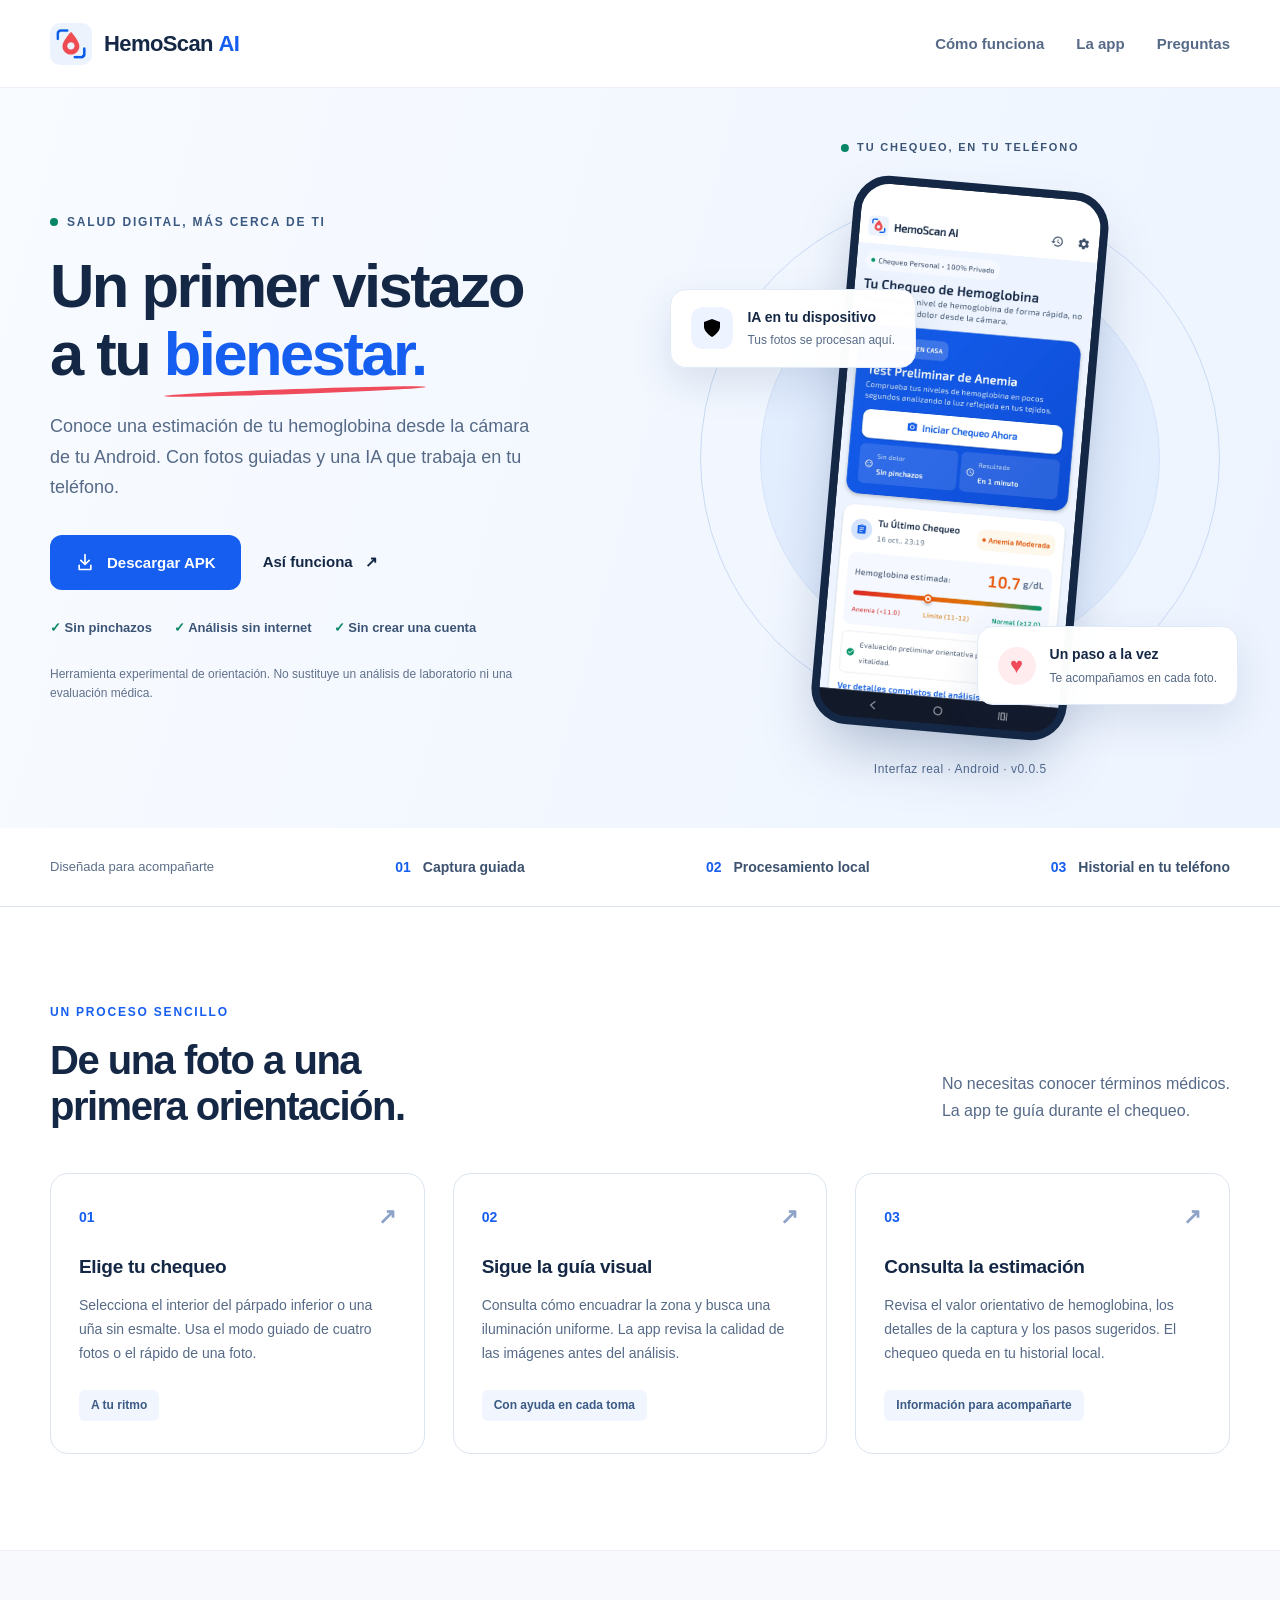
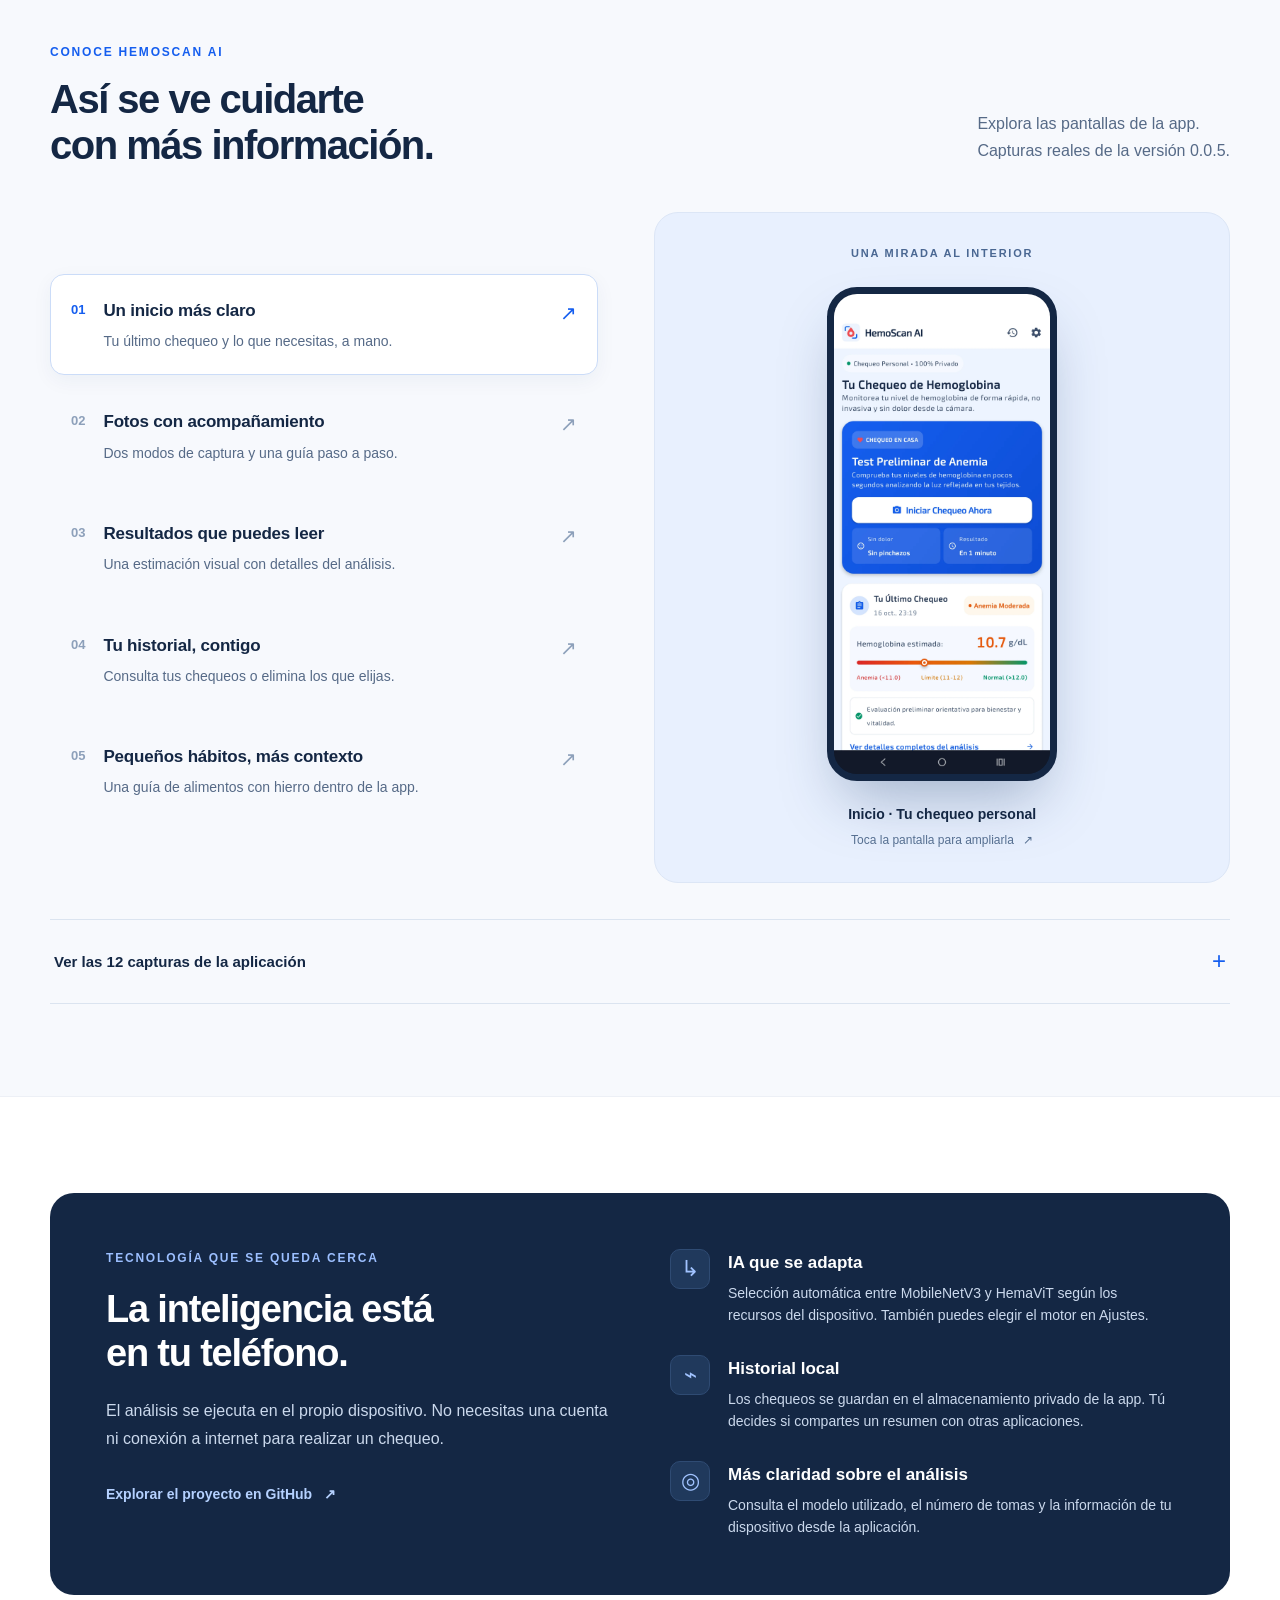
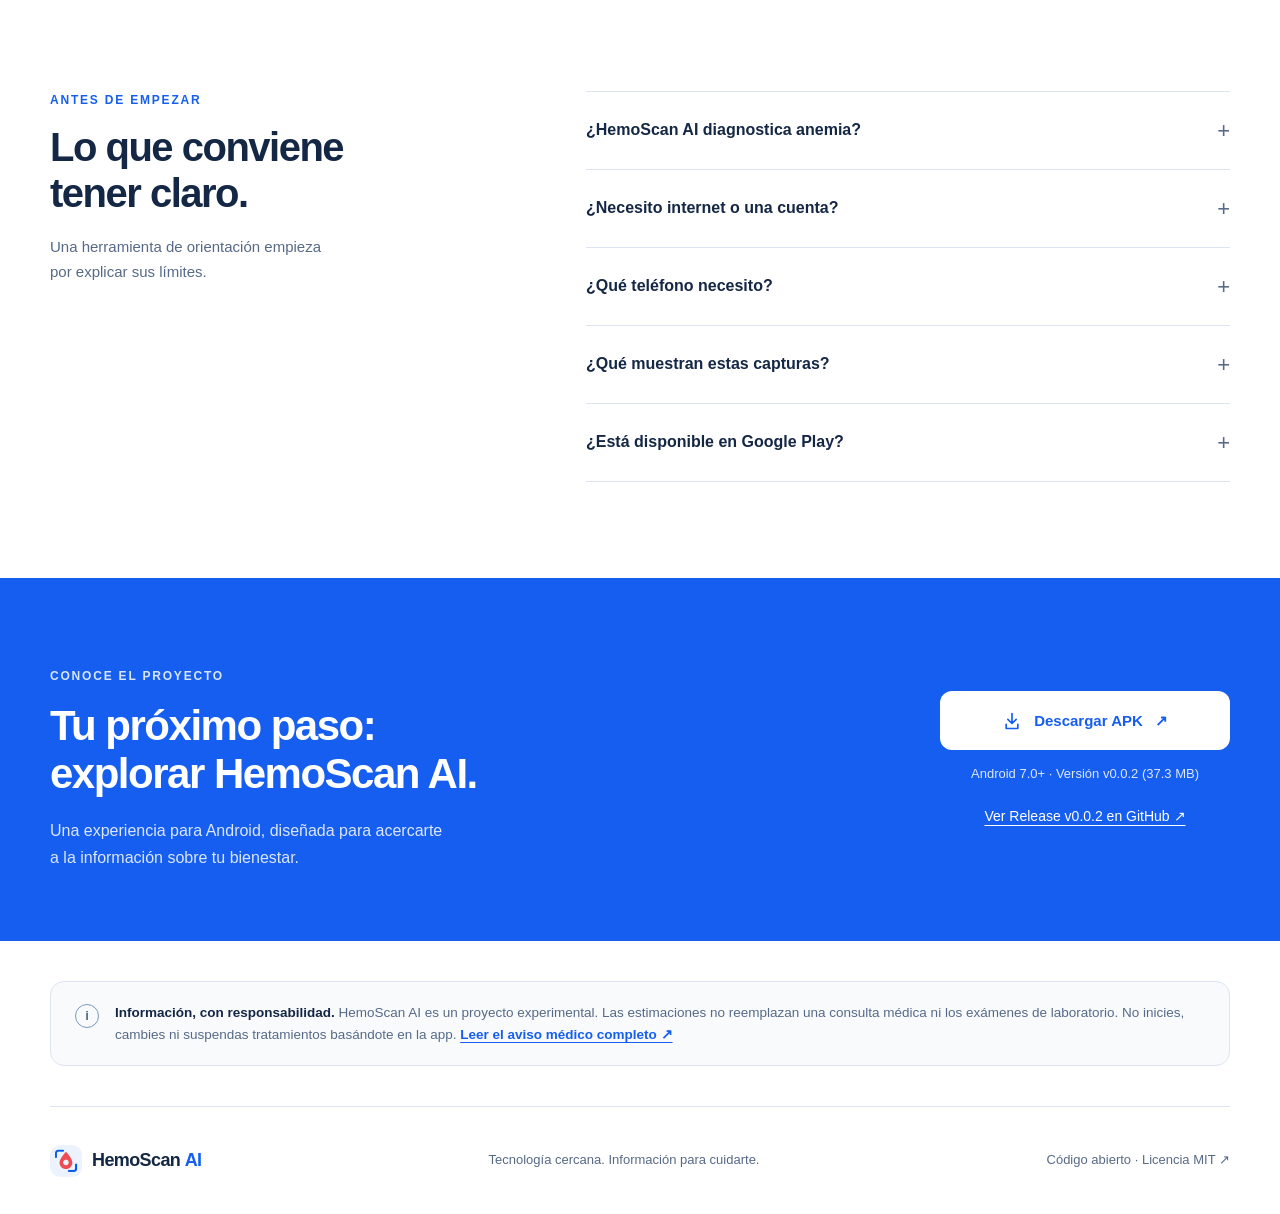
<file: landing/index.html>
<!doctype html>
<html lang="es">
<head>
  <meta charset="utf-8">
  <meta name="viewport" content="width=device-width, initial-scale=1">
  <meta name="theme-color" content="#155eef">
  <meta name="description" content="Conoce HemoScan AI: una app experimental para Android que estima la hemoglobina a partir de fotografías, con procesamiento local y capturas guiadas.">
  <title>HemoScan AI · Un primer vistazo a tu bienestar</title>
  <link rel="icon" href="assets/app-icon.webp" type="image/webp">
  <link rel="stylesheet" href="styles.css">
  <script src="app.js" defer></script>
</head>
<body>
  <a class="skip-link" href="#contenido">Ir al contenido</a>
  <header class="header">
    <div class="container nav">
      <a class="brand" href="#inicio" aria-label="HemoScan AI, inicio"><img src="assets/app-icon.webp" width="42" height="42" alt=""><span>HemoScan <b>AI</b></span></a>
      <nav aria-label="Navegación principal">
        <a href="#como-funciona">Cómo funciona</a>
        <a href="#app">La app</a>
        <a href="#preguntas">Preguntas</a>
      </nav>
    </div>
  </header>

  <main id="contenido">
    <section class="hero" id="inicio" aria-labelledby="hero-title">
      <div class="container hero-grid">
        <div class="hero-copy">
          <div class="eyebrow"><span class="status-dot"></span> SALUD DIGITAL, MÁS CERCA DE TI</div>
          <h1 id="hero-title">Un primer vistazo<br>a tu <span>bienestar.</span></h1>
          <p class="hero-description">Conoce una estimación de tu hemoglobina desde la cámara de tu Android. Con fotos guiadas y una IA que trabaja en tu teléfono.</p>
          <div class="hero-actions"><a class="button" href="https://github.com/cmaquera/HemoScan/releases/download/v0.0.2/HemoScan-AI-v0.0.2.apk" download><svg aria-hidden="true" viewBox="0 0 24 24"><path d="M12 3v12m-5-5 5 5 5-5M5 16v5h14v-5"/></svg>Descargar APK</a><a class="text-link" href="#como-funciona">Así funciona <span aria-hidden="true">↗</span></a></div>
          <div class="hero-benefits"><span>✓ Sin pinchazos</span><span>✓ Análisis sin internet</span><span>✓ Sin crear una cuenta</span></div>
          <p class="medical-note">Herramienta experimental de orientación. No sustituye un análisis de laboratorio ni una evaluación médica.</p>
        </div>
        <div class="hero-visual">
          <div class="orbit orbit-one" aria-hidden="true"></div><div class="orbit orbit-two" aria-hidden="true"></div>
          <div class="visual-label"><span class="status-dot"></span> TU CHEQUEO, EN TU TELÉFONO</div>
          <button class="phone hero-phone" type="button" data-screen="0" aria-label="Ampliar captura de la pantalla de inicio"><img src="assets/01-home-dashboard.webp" width="1220" height="2712" alt="Inicio de HemoScan AI con el botón para iniciar un chequeo y el resumen del último resultado" fetchpriority="high"></button>
          <div class="floating-card local-card"><span class="icon-box"><svg aria-hidden="true" viewBox="0 0 24 24"><path d="m12 3 8 3v5c0 5-8 10-8 10S4 16 4 11V6l8-3Z"/><path d="m8 11 3 3 5-6"/></svg></span><div><strong>IA en tu dispositivo</strong><span>Tus fotos se procesan aquí.</span></div></div>
          <div class="floating-card guide-card"><span class="coral-dot" aria-hidden="true">♥</span><div><strong>Un paso a la vez</strong><span>Te acompañamos en cada foto.</span></div></div>
          <span class="screenshot-caption">Interfaz real · Android · v0.0.5</span>
        </div>
      </div>
    </section>

    <div class="trust-strip"><div class="container trust-content"><span>Diseñada para acompañarte</span><span><b>01</b> Captura guiada</span><span><b>02</b> Procesamiento local</span><span><b>03</b> Historial en tu teléfono</span></div></div>

    <section class="section container" id="como-funciona" aria-labelledby="steps-title">
      <div class="section-heading"><div><p class="eyebrow">UN PROCESO SENCILLO</p><h2 id="steps-title">De una foto a una<br>primera orientación.</h2></div><p>No necesitas conocer términos médicos.<br>La app te guía durante el chequeo.</p></div>
      <div class="steps">
        <article class="step"><span class="step-number">01 <span aria-hidden="true">↗</span></span><h3>Elige tu chequeo</h3><p>Selecciona el interior del párpado inferior o una uña sin esmalte. Usa el modo guiado de cuatro fotos o el rápido de una foto.</p><span class="step-tag">A tu ritmo</span></article>
        <article class="step"><span class="step-number">02 <span aria-hidden="true">↗</span></span><h3>Sigue la guía visual</h3><p>Consulta cómo encuadrar la zona y busca una iluminación uniforme. La app revisa la calidad de las imágenes antes del análisis.</p><span class="step-tag">Con ayuda en cada toma</span></article>
        <article class="step"><span class="step-number">03 <span aria-hidden="true">↗</span></span><h3>Consulta la estimación</h3><p>Revisa el valor orientativo de hemoglobina, los detalles de la captura y los pasos sugeridos. El chequeo queda en tu historial local.</p><span class="step-tag">Información para acompañarte</span></article>
      </div>
    </section>

    <section class="app-section" id="app" aria-labelledby="app-title">
      <div class="container">
        <div class="section-heading"><div><p class="eyebrow">CONOCE HEMOSCAN AI</p><h2 id="app-title">Así se ve cuidarte<br>con más información.</h2></div><p>Explora las pantallas de la app.<br>Capturas reales de la versión 0.0.5.</p></div>
        <div class="app-explorer">
          <div class="feature-list" role="group" aria-label="Explorar funciones de la aplicación">
            <button class="feature active" type="button" data-feature="0" aria-pressed="true"><span class="feature-index">01</span><span><strong>Un inicio más claro</strong><span>Tu último chequeo y lo que necesitas, a mano.</span></span><span class="feature-arrow" aria-hidden="true">↗</span></button>
            <button class="feature" type="button" data-feature="4" aria-pressed="false"><span class="feature-index">02</span><span><strong>Fotos con acompañamiento</strong><span>Dos modos de captura y una guía paso a paso.</span></span><span class="feature-arrow" aria-hidden="true">↗</span></button>
            <button class="feature" type="button" data-feature="6" aria-pressed="false"><span class="feature-index">03</span><span><strong>Resultados que puedes leer</strong><span>Una estimación visual con detalles del análisis.</span></span><span class="feature-arrow" aria-hidden="true">↗</span></button>
            <button class="feature" type="button" data-feature="8" aria-pressed="false"><span class="feature-index">04</span><span><strong>Tu historial, contigo</strong><span>Consulta tus chequeos o elimina los que elijas.</span></span><span class="feature-arrow" aria-hidden="true">↗</span></button>
            <button class="feature" type="button" data-feature="3" aria-pressed="false"><span class="feature-index">05</span><span><strong>Pequeños hábitos, más contexto</strong><span>Una guía de alimentos con hierro dentro de la app.</span></span><span class="feature-arrow" aria-hidden="true">↗</span></button>
          </div>
          <div class="feature-preview">
            <span class="preview-pill">UNA MIRADA AL INTERIOR</span>
            <button class="phone preview-phone" type="button" data-screen="0" id="preview-button" aria-label="Ampliar captura de Inicio"><img id="preview-image" src="assets/01-home-dashboard.webp" width="1220" height="2712" alt="Pantalla de inicio de HemoScan AI" loading="lazy"></button>
            <p id="preview-caption" aria-live="polite">Inicio · Tu chequeo personal</p><span class="preview-hint">Toca la pantalla para ampliarla <span aria-hidden="true">↗</span></span>
          </div>
        </div>
        <details class="gallery-details"><summary>Ver las 12 capturas de la aplicación <span aria-hidden="true">+</span></summary><div class="gallery" id="gallery"></div></details>
      </div>
    </section>

    <section class="section container" aria-labelledby="privacy-title">
      <div class="privacy-panel">
        <div class="privacy-copy"><p class="eyebrow">TECNOLOGÍA QUE SE QUEDA CERCA</p><h2 id="privacy-title">La inteligencia está<br>en tu teléfono.</h2><p>El análisis se ejecuta en el propio dispositivo. No necesitas una cuenta ni conexión a internet para realizar un chequeo.</p><a class="text-link" href="https://github.com/cmaquera/HemoScan" target="_blank" rel="noopener noreferrer">Explorar el proyecto en GitHub <span aria-hidden="true">↗</span></a></div>
        <div class="privacy-facts"><div><span class="fact-symbol" aria-hidden="true">↳</span><div><h3>IA que se adapta</h3><p>Selección automática entre MobileNetV3 y HemaViT según los recursos del dispositivo. También puedes elegir el motor en Ajustes.</p></div></div><div><span class="fact-symbol" aria-hidden="true">⌁</span><div><h3>Historial local</h3><p>Los chequeos se guardan en el almacenamiento privado de la app. Tú decides si compartes un resumen con otras aplicaciones.</p></div></div><div><span class="fact-symbol" aria-hidden="true">◎</span><div><h3>Más claridad sobre el análisis</h3><p>Consulta el modelo utilizado, el número de tomas y la información de tu dispositivo desde la aplicación.</p></div></div></div>
      </div>
    </section>

    <section class="section faq-section container" id="preguntas" aria-labelledby="faq-title">
      <div><p class="eyebrow">ANTES DE EMPEZAR</p><h2 id="faq-title">Lo que conviene<br>tener claro.</h2><p class="faq-intro">Una herramienta de orientación empieza por explicar sus límites.</p></div>
      <div class="faq-list">
        <details><summary>¿HemoScan AI diagnostica anemia?<span aria-hidden="true">+</span></summary><p>No. Es una herramienta experimental de cribado preliminar. Sus estimaciones no constituyen un diagnóstico y no sustituyen un hemograma ni una evaluación profesional. No es un dispositivo médico certificado.</p></details>
        <details><summary>¿Necesito internet o una cuenta?<span aria-hidden="true">+</span></summary><p>No para realizar el análisis y consultar el historial. Los modelos y el procesamiento están en el teléfono. Compartir un resumen con otra app es una acción manual y puede depender de la conexión de esa app.</p></details>
        <details><summary>¿Qué teléfono necesito?<span aria-hidden="true">+</span></summary><p>La versión actual requiere Android 7.0 o superior. El motor automático considera la memoria RAM y los núcleos del teléfono para seleccionar el modelo. La experiencia puede variar según el dispositivo y la calidad de la captura.</p></details>
        <details><summary>¿Qué muestran estas capturas?<span aria-hidden="true">+</span></summary><p>Son pantallas reales de la versión 0.0.5. Los valores de hemoglobina y las clasificaciones que aparecen pertenecen a esas capturas de demostración; no representan una medición tuya ni garantizan un resultado.</p></details>
        <details><summary>¿Está disponible en Google Play?<span aria-hidden="true">+</span></summary><p>Este proyecto distribuye un APK oficial de prueba (versión v0.0.2). Puedes descargarlo directamente en esta página desde GitHub Releases o revisar el código fuente completo en el repositorio.</p></details>
      </div>
    </section>

    <section class="download-section" id="descargar" aria-labelledby="download-title"><div class="container download-inner"><div><p class="eyebrow">CONOCE EL PROYECTO</p><h2 id="download-title">Tu próximo paso:<br>explorar HemoScan AI.</h2><p>Una experiencia para Android, diseñada para acercarte<br>a la información sobre tu bienestar.</p></div><div class="download-actions"><a class="button button-white" href="https://github.com/cmaquera/HemoScan/releases/download/v0.0.2/HemoScan-AI-v0.0.2.apk" download><svg aria-hidden="true" viewBox="0 0 24 24"><path d="M12 3v12m-5-5 5 5 5-5M5 16v5h14v-5"/></svg>Descargar APK <span aria-hidden="true">↗</span></a><span>Android 7.0+ · Versión v0.0.2 (37.3 MB)</span><a href="https://github.com/cmaquera/HemoScan/releases/tag/v0.0.2" target="_blank" rel="noopener noreferrer">Ver Release v0.0.2 en GitHub ↗</a></div></div></section>
    <aside class="disclaimer container"><span class="disclaimer-icon" aria-hidden="true">i</span><p><strong>Información, con responsabilidad.</strong> HemoScan AI es un proyecto experimental. Las estimaciones no reemplazan una consulta médica ni los exámenes de laboratorio. No inicies, cambies ni suspendas tratamientos basándote en la app. <a href="aviso-medico.html">Leer el aviso médico completo ↗</a></p></aside>
  </main>

  <footer class="footer container"><a class="brand" href="#inicio"><img src="assets/app-icon.webp" width="32" height="32" alt=""><span>HemoScan <b>AI</b></span></a><p>Tecnología cercana. Información para cuidarte.</p><a href="documents/LICENSE.txt">Código abierto · Licencia MIT ↗</a></footer>

  <dialog id="screenshot-dialog" aria-labelledby="dialog-title"><div class="dialog-header"><div><span id="dialog-count"></span><h2 id="dialog-title">Captura de la aplicación</h2></div><button class="icon-button" id="close-dialog" type="button" aria-label="Cerrar captura">×</button></div><div class="dialog-image-wrap"><img id="dialog-image" src="assets/01-home-dashboard.webp" width="1220" height="2712" alt="Captura de HemoScan AI"></div><div class="dialog-footer"><button class="icon-button" id="previous-screen" type="button" aria-label="Captura anterior">←</button><p>Captura real · v0.0.5</p><button class="icon-button" id="next-screen" type="button" aria-label="Captura siguiente">→</button></div></dialog>
</body>
</html>
</file>
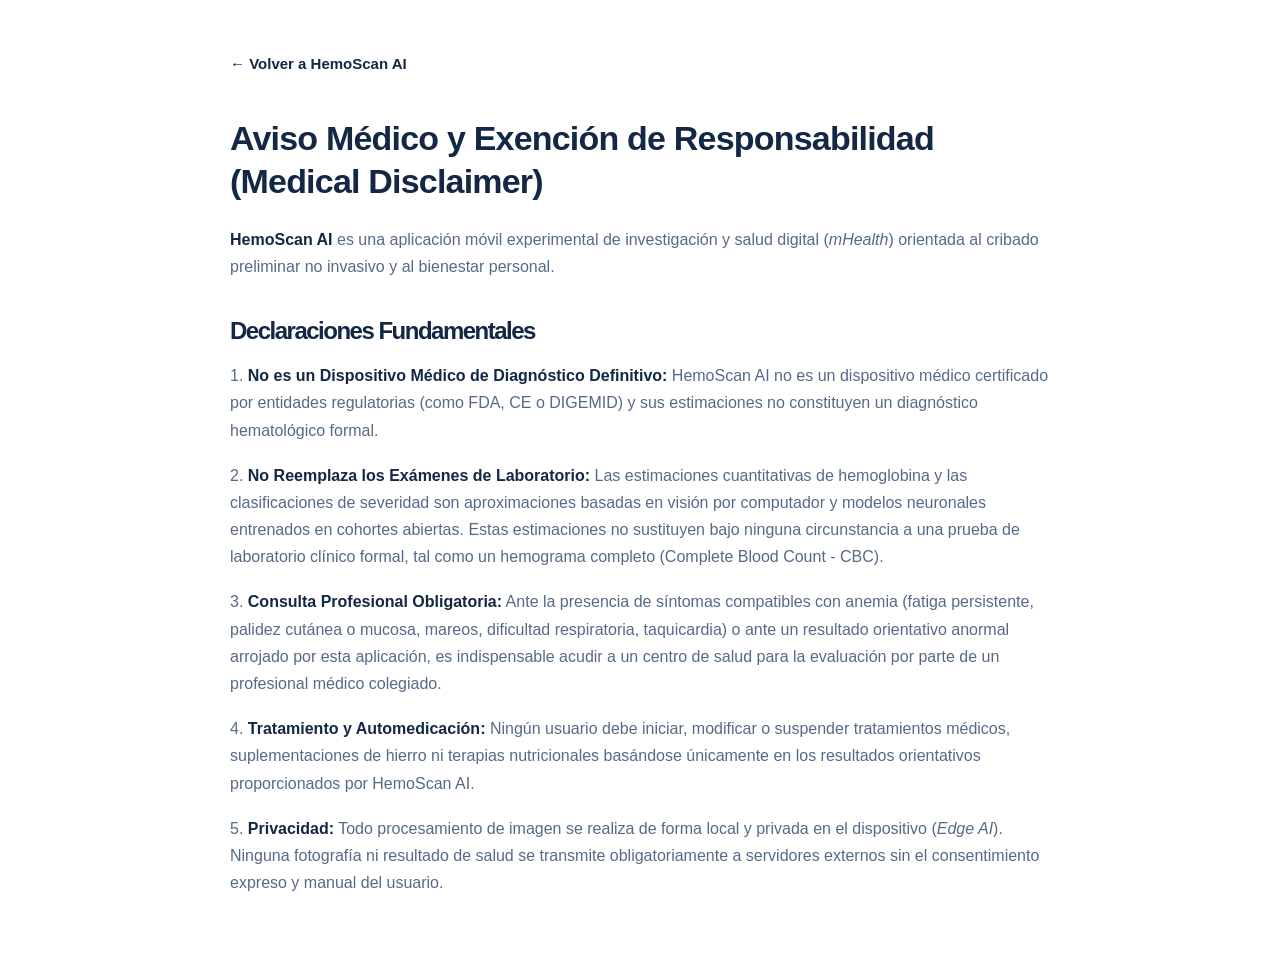
<file: landing/aviso-medico.html>
<!doctype html>
<html lang="es"><head><meta charset="utf-8"><meta name="viewport" content="width=device-width,initial-scale=1"><title>Aviso médico · HemoScan AI</title><link rel="stylesheet" href="styles.css"><link rel="icon" href="assets/app-icon.webp" type="image/webp"></head><body><main class="container legal-page"><a class="text-link" href="index.html">← Volver a HemoScan AI</a><article><h1>Aviso Médico y Exención de Responsabilidad (Medical Disclaimer)</h1>
<p><strong>HemoScan AI</strong> es una aplicación móvil experimental de investigación y salud digital (<em>mHealth</em>) orientada al cribado preliminar no invasivo y al bienestar personal.</p>
<h2>Declaraciones Fundamentales</h2>
<p>1. <strong>No es un Dispositivo Médico de Diagnóstico Definitivo:</strong>
   HemoScan AI no es un dispositivo médico certificado por entidades regulatorias (como FDA, CE o DIGEMID) y sus estimaciones no constituyen un diagnóstico hematológico formal.</p>
<p>2. <strong>No Reemplaza los Exámenes de Laboratorio:</strong>
   Las estimaciones cuantitativas de hemoglobina y las clasificaciones de severidad son aproximaciones basadas en visión por computador y modelos neuronales entrenados en cohortes abiertas. Estas estimaciones no sustituyen bajo ninguna circunstancia a una prueba de laboratorio clínico formal, tal como un hemograma completo (Complete Blood Count - CBC).</p>
<p>3. <strong>Consulta Profesional Obligatoria:</strong>
   Ante la presencia de síntomas compatibles con anemia (fatiga persistente, palidez cutánea o mucosa, mareos, dificultad respiratoria, taquicardia) o ante un resultado orientativo anormal arrojado por esta aplicación, es indispensable acudir a un centro de salud para la evaluación por parte de un profesional médico colegiado.</p>
<p>4. <strong>Tratamiento y Automedicación:</strong>
   Ningún usuario debe iniciar, modificar o suspender tratamientos médicos, suplementaciones de hierro ni terapias nutricionales basándose únicamente en los resultados orientativos proporcionados por HemoScan AI.</p>
<p>5. <strong>Privacidad:</strong>
   Todo procesamiento de imagen se realiza de forma local y privada en el dispositivo (<em>Edge AI</em>). Ninguna fotografía ni resultado de salud se transmite obligatoriamente a servidores externos sin el consentimiento expreso y manual del usuario.</p></article></main></body></html>
</file>
<file: landing/styles.css>
@charset "UTF-8";

/* ==========================================================================
   HEMOSCAN AI · LANDING 1 STYLES
   Tipografía ampliada, jerarquía limpia y lectura cómoda
   ========================================================================== */

:root {
  --blue: #155eef;
  --navy: #142744;
  --muted: #566a87;
  --light: #edf4ff;
  --line: #dbe4f0;
  --coral: #ef4b5a;
  --white: #fff;
  --green: #078566;
  --radius: 24px;
}

* {
  box-sizing: border-box;
}

html {
  scroll-behavior: smooth;
  scroll-padding-top: 105px;
}

body {
  margin: 0;
  color: var(--navy);
  background: #fff;
  font-family: Inter, -apple-system, BlinkMacSystemFont, "Segoe UI", Roboto, Arial, sans-serif;
  font-size: 17px;
  line-height: 1.6;
  -webkit-font-smoothing: antialiased;
}

body.modal-open {
  overflow: hidden;
}

button, a {
  -webkit-tap-highlight-color: transparent;
}

a {
  color: inherit;
  text-decoration: none;
}

button {
  font: inherit;
  color: inherit;
  cursor: pointer;
}

button, a, summary {
  touch-action: manipulation;
}

img {
  display: block;
  max-width: 100%;
  height: auto;
}

button svg, a svg {
  width: 20px;
  height: 20px;
  stroke: currentColor;
  fill: none;
  stroke-width: 2;
  stroke-linecap: round;
  stroke-linejoin: round;
}

button:focus-visible, a:focus-visible, summary:focus-visible {
  outline: 3px solid var(--coral);
  outline-offset: 5px;
}

::selection {
  background: #dce9fe;
}

.container {
  width: min(1180px, calc(100% - 80px));
  margin-inline: auto;
}

.skip-link {
  position: fixed;
  z-index: 20;
  top: -100px;
  left: 20px;
  padding: 12px 20px;
  background: var(--navy);
  color: white;
  font-size: 14px;
  border-radius: 8px;
  transition: top 0.2s;
}

.skip-link:focus {
  top: 12px;
}

/* ==========================================================================
   CABECERA & NAVEGACIÓN
   ========================================================================== */
.header {
  height: 88px;
  background: rgba(255, 255, 255, 0.96);
  position: sticky;
  top: 0;
  z-index: 10;
  border-bottom: 1px solid #edf0f6;
  backdrop-filter: blur(12px);
}

.nav {
  display: flex;
  align-items: center;
  justify-content: space-between;
  height: 100%;
  gap: 24px;
}

.brand {
  display: inline-flex;
  align-items: center;
  gap: 12px;
  font-size: 22px;
  font-weight: 750;
  letter-spacing: -0.6px;
  white-space: nowrap;
}

.brand img {
  border-radius: 10px;
}

.brand b {
  color: var(--blue);
  font-weight: 800;
}

.nav nav {
  display: flex;
  gap: 32px;
  font-size: 15px;
  font-weight: 600;
  color: var(--muted);
}

.nav nav a:hover,
.text-link:hover,
.footer > a:last-child:hover {
  color: var(--blue);
}

/* Botones */
.button {
  border: 1px solid transparent;
  background: var(--blue);
  color: #fff;
  display: inline-flex;
  align-items: center;
  justify-content: center;
  gap: 12px;
  padding: 16px 24px;
  border-radius: 12px;
  font-size: 15px;
  font-weight: 650;
  line-height: 1.4;
  transition: background 0.2s, transform 0.2s;
}

.button:hover {
  background: #0d4cd3;
  transform: translateY(-2px);
}

.button.small {
  padding: 12px 18px;
  font-size: 14px;
}

.button.small span {
  margin-left: 8px;
  font-size: 16px;
}

/* ==========================================================================
   HERO SECTION
   ========================================================================== */
.hero {
  background: linear-gradient(105deg, #f8fbff 0%, #edf4ff 100%);
  overflow: hidden;
}

.hero-grid {
  display: grid;
  grid-template-columns: 1.15fr 1fr;
  align-items: center;
  min-height: 740px;
  gap: 20px;
}

.hero-copy {
  padding-block: 65px;
  position: relative;
  z-index: 2;
}

.eyebrow {
  display: flex;
  align-items: center;
  gap: 9px;
  font-size: 12px;
  line-height: 1.6;
  letter-spacing: 1.8px;
  font-weight: 750;
  color: var(--blue);
  margin: 0 0 20px;
}

.status-dot {
  width: 8px;
  height: 8px;
  border-radius: 50%;
  background: var(--green);
  flex-shrink: 0;
}

.hero .eyebrow {
  color: #3b5a82;
}

.hero h1 {
  font-size: clamp(46px, 4.8vw, 66px);
  line-height: 1.1;
  letter-spacing: -2.5px;
  font-weight: 750;
  margin: 0 0 24px;
}

.hero h1 > span {
  color: var(--blue);
  position: relative;
}

.hero h1 > span:after {
  content: "";
  position: absolute;
  left: 0;
  bottom: -6px;
  width: 100%;
  height: 5px;
  background: var(--coral);
  border-radius: 100%;
  transform: rotate(-2deg);
}

.hero-description {
  font-size: 18px;
  line-height: 1.7;
  color: var(--muted);
  max-width: 480px;
  margin: 24px 0 32px;
}

.hero-actions {
  display: flex;
  align-items: center;
  gap: 22px;
  flex-wrap: wrap;
}

.text-link {
  display: inline-flex;
  gap: 12px;
  align-items: center;
  font-size: 15px;
  font-weight: 650;
}

.hero-benefits {
  display: flex;
  gap: 22px;
  flex-wrap: wrap;
  font-size: 13px;
  font-weight: 550;
  color: #3b5375;
  margin-top: 28px;
}

.hero-benefits span:first-letter {
  color: var(--green);
  font-weight: 700;
}

.medical-note {
  margin: 26px 0 0;
  max-width: 480px;
  line-height: 1.6;
  font-size: 12px;
  color: #62718b;
}

/* Teléfono en el Hero */
.hero-visual {
  min-height: 690px;
  position: relative;
  display: flex;
  align-items: center;
  justify-content: center;
}

.orbit {
  position: absolute;
  border: 1px solid #c9daf5;
  border-radius: 50%;
  pointer-events: none;
}

.orbit-one {
  width: 520px;
  height: 520px;
}

.orbit-two {
  width: 400px;
  height: 400px;
  background: #e2edfe;
  border-color: #d4e3fa;
}

.phone {
  display: block;
  background: #101c30;
  border: 8px solid #142744;
  border-radius: 36px;
  padding: 0;
  overflow: hidden;
  box-shadow: 0 30px 60px -15px rgba(32, 63, 110, 0.35);
  flex-shrink: 0;
}

.hero-phone {
  width: 256px;
  transform: rotate(5deg);
  position: relative;
  z-index: 1;
  transition: transform 0.35s ease;
}

.hero-phone:hover {
  transform: rotate(2deg) translateY(-4px);
}

.phone img {
  width: 100%;
  height: auto;
}

.visual-label {
  position: absolute;
  top: 26px;
  left: 50%;
  transform: translateX(-50%);
  white-space: nowrap;
  display: flex;
  align-items: center;
  gap: 8px;
  font-size: 11px;
  font-weight: 700;
  letter-spacing: 1.8px;
  color: #3b5375;
}

.floating-card {
  display: flex;
  align-items: center;
  gap: 14px;
  position: absolute;
  background: rgba(255, 255, 255, 0.98);
  padding: 16px 20px;
  border: 1px solid #e2eaf7;
  border-radius: 16px;
  box-shadow: 0 16px 40px rgba(35, 58, 103, 0.12);
  z-index: 2;
}

.floating-card strong {
  font-size: 14px;
  display: block;
  margin-bottom: 3px;
  color: var(--navy);
}

.floating-card div > span {
  display: block;
  font-size: 12px;
  color: var(--muted);
}

.local-card {
  top: 176px;
  left: -20px;
}

.icon-box {
  background: var(--light);
  color: var(--blue);
  border-radius: 12px;
  display: flex;
  align-items: center;
  justify-content: center;
  width: 42px;
  height: 42px;
}

.icon-box svg {
  height: 24px;
  width: 24px;
}

.guide-card {
  bottom: 98px;
  right: -8px;
}

.coral-dot {
  width: 38px;
  height: 38px;
  display: grid;
  place-items: center;
  border-radius: 50%;
  background: #ffecee;
  color: var(--coral);
  font-size: 22px;
}

.screenshot-caption {
  position: absolute;
  bottom: 24px;
  font-size: 12px;
  color: #536b8e;
  letter-spacing: 0.5px;
}

/* ==========================================================================
   FRANJA DE CONFIANZA
   ========================================================================== */
.trust-strip {
  border-bottom: 1px solid var(--line);
  background: #fff;
}

.trust-content {
  display: flex;
  align-items: center;
  justify-content: space-between;
  gap: 24px;
  padding-block: 28px;
  font-size: 14px;
  font-weight: 600;
  color: #3d526e;
}

.trust-content > span:first-child {
  font-size: 13px;
  color: #5c6f88;
  font-weight: 500;
}

.trust-content b {
  font-weight: 700;
  color: var(--blue);
  font-size: 14px;
  margin-right: 8px;
}

/* ==========================================================================
   SECCIÓN DE PASOS (CÓMO FUNCIONA)
   ========================================================================== */
.section {
  padding-block: 96px;
}

.section-heading {
  display: flex;
  align-items: flex-end;
  justify-content: space-between;
  gap: 35px;
  margin-bottom: 44px;
}

.section-heading .eyebrow {
  margin-bottom: 14px;
}

h2 {
  font-size: 40px;
  line-height: 1.15;
  letter-spacing: -1.5px;
  font-weight: 700;
  margin: 0;
  color: var(--navy);
}

.section-heading > p {
  font-size: 16px;
  line-height: 1.7;
  color: var(--muted);
  margin: 0 0 4px;
}

.steps {
  display: grid;
  grid-template-columns: repeat(3, 1fr);
  gap: 28px;
}

.step {
  padding: 32px 28px;
  border: 1px solid var(--line);
  border-radius: 18px;
  position: relative;
  min-height: 270px;
  background: #fff;
  transition: transform 0.2s, box-shadow 0.2s;
}

.step:hover {
  transform: translateY(-3px);
  box-shadow: 0 12px 30px rgba(20, 39, 68, 0.06);
}

.step-number {
  font-size: 14px;
  color: var(--blue);
  display: flex;
  justify-content: space-between;
  margin-bottom: 24px;
  font-weight: 700;
}

.step-number > span {
  font-size: 22px;
  line-height: 1;
  color: #8da4c8;
}

.step h3 {
  font-size: 19px;
  margin: 0 0 12px;
  letter-spacing: -0.3px;
  color: var(--navy);
  font-weight: 700;
}

.step p {
  font-size: 14px;
  color: var(--muted);
  line-height: 1.7;
  margin: 0 0 24px;
}

.step-tag {
  font-size: 12px;
  font-weight: 600;
  background: #f0f5fe;
  border-radius: 6px;
  padding: 6px 12px;
  color: #3b5a84;
  display: inline-block;
}

/* ==========================================================================
   EXPLORADOR DE FUNCIONES (LA APP)
   ========================================================================== */
.app-section {
  padding-block: 92px;
  background: #f7f9fd;
  border-block: 1px solid #edf0f6;
}

.app-explorer {
  display: grid;
  grid-template-columns: 1fr 1.05fr;
  gap: 56px;
  align-items: center;
}

.feature-list {
  display: flex;
  flex-direction: column;
  gap: 10px;
}

.feature {
  background: transparent;
  border: 1px solid transparent;
  border-radius: 14px;
  text-align: left;
  display: flex;
  gap: 18px;
  padding: 22px 20px;
  align-items: flex-start;
  transition: background 0.2s, border 0.2s;
}

.feature.active {
  background: #fff;
  border-color: #cbdcf8;
  box-shadow: 0 6px 20px rgba(25, 52, 91, 0.05);
}

.feature:hover {
  background: #fff;
}

.feature-index {
  font-size: 13px;
  font-weight: 700;
  color: #8da0ba;
  padding-top: 3px;
}

.feature.active .feature-index {
  color: var(--blue);
}

.feature > span:nth-child(2) {
  flex: 1;
}

.feature strong {
  display: block;
  font-weight: 700;
  letter-spacing: -0.2px;
  font-size: 17px;
  margin-bottom: 6px;
  color: var(--navy);
}

.feature > span > span {
  font-size: 14px;
  line-height: 1.6;
  color: var(--muted);
  display: block;
}

.feature-arrow {
  font-size: 20px;
  color: #8da0ba;
}

.feature.active .feature-arrow {
  color: var(--blue);
}

/* Vista previa del teléfono */
.feature-preview {
  min-height: 650px;
  background: #e8f0fe;
  border: 1px solid #dce6f6;
  border-radius: 24px;
  display: flex;
  flex-direction: column;
  align-items: center;
  padding: 32px 24px;
  position: relative;
  overflow: hidden;
}

.preview-pill {
  font-size: 11px;
  font-weight: 750;
  letter-spacing: 1.8px;
  color: #4a6792;
  margin-bottom: 24px;
}

.preview-phone {
  width: 230px;
  border-width: 7px;
  border-radius: 30px;
  transition: transform 0.25s ease;
}

.preview-phone:hover {
  transform: translateY(-4px);
}

.feature-preview > p {
  font-size: 14px;
  font-weight: 650;
  color: var(--navy);
  margin: 22px 0 6px;
}

.preview-hint {
  font-size: 12px;
  color: #566f91;
  font-weight: 500;
}

.preview-hint > span {
  margin-left: 6px;
}

/* Desplegable de galería */
.gallery-details {
  margin-top: 36px;
  border-block: 1px solid var(--line);
}

summary {
  cursor: pointer;
  list-style: none;
}

summary::-webkit-details-marker {
  display: none;
}

.gallery-details > summary {
  display: flex;
  justify-content: space-between;
  align-items: center;
  font-size: 15px;
  font-weight: 650;
  padding: 22px 4px;
  color: var(--navy);
}

.gallery-details > summary > span {
  font-size: 24px;
  font-weight: 400;
  color: var(--blue);
}

details[open] > summary > span {
  transform: rotate(45deg);
}

.gallery {
  display: grid;
  grid-template-columns: repeat(4, 1fr);
  gap: 24px;
  padding: 16px 0 32px;
}

.gallery-item {
  padding: 0;
  border: 0;
  background: transparent;
  text-align: left;
}

.gallery-item img {
  border-radius: 14px;
  border: 1px solid #d2ddf0;
  transition: transform 0.2s, box-shadow 0.2s;
  width: 100%;
}

.gallery-item:hover img {
  transform: translateY(-4px);
  box-shadow: 0 10px 24px rgba(20, 39, 68, 0.1);
}

.gallery-item span {
  display: block;
  font-size: 13px;
  font-weight: 500;
  line-height: 1.5;
  padding-top: 10px;
  color: var(--muted);
}

/* ==========================================================================
   PANEL DE PRIVACIDAD Y TECNOLOGÍA
   ========================================================================== */
.privacy-panel {
  display: grid;
  grid-template-columns: 1fr 1fr;
  gap: 60px;
  padding: 56px;
  background: var(--navy);
  color: #fff;
  border-radius: 24px;
}

.privacy-copy .eyebrow {
  color: #9cbfff;
  font-size: 12px;
}

.privacy-copy h2 {
  font-size: 38px;
  letter-spacing: -1.2px;
  color: #fff;
}

.privacy-copy > p:not(.eyebrow) {
  font-size: 16px;
  line-height: 1.7;
  color: #cbd9ed;
  margin: 22px 0 28px;
}

.privacy-copy .text-link {
  color: #b5d1ff;
  font-size: 14px;
}

.privacy-facts {
  display: flex;
  flex-direction: column;
  justify-content: center;
  gap: 28px;
}

.privacy-facts > div {
  display: flex;
  align-items: flex-start;
  gap: 18px;
}

.fact-symbol {
  flex-shrink: 0;
  width: 40px;
  height: 40px;
  background: #20395c;
  border: 1px solid #2f4b73;
  border-radius: 10px;
  color: #a1c3ff;
  display: grid;
  place-items: center;
  font-size: 22px;
}

.privacy-facts h3 {
  font-size: 17px;
  font-weight: 650;
  color: #fff;
  margin: 0 0 6px;
}

.privacy-facts p {
  font-size: 14px;
  color: #cbd9ed;
  line-height: 1.6;
  margin: 0;
}

/* ==========================================================================
   PREGUNTAS FRECUENTES (FAQ)
   ========================================================================== */
.faq-section {
  display: grid;
  grid-template-columns: 0.85fr 1.15fr;
  gap: 60px;
  padding-top: 0;
}

.faq-section .eyebrow {
  margin-bottom: 14px;
}

.faq-intro {
  max-width: 280px;
  font-size: 15px;
  color: var(--muted);
  line-height: 1.7;
  margin-top: 18px;
}

.faq-list {
  border-top: 1px solid var(--line);
}

.faq-list details {
  border-bottom: 1px solid var(--line);
}

.faq-list summary {
  font-size: 16px;
  line-height: 1.5;
  display: flex;
  align-items: center;
  justify-content: space-between;
  gap: 20px;
  padding: 22px 0;
  font-weight: 650;
  color: var(--navy);
}

.faq-list summary > span {
  font-size: 22px;
  font-weight: 400;
  color: var(--muted);
}

.faq-list p {
  font-size: 15px;
  line-height: 1.7;
  color: var(--muted);
  margin: 0 20px 22px 0;
}

/* ==========================================================================
   SECCIÓN DE DESCARGA FINAL
   ========================================================================== */
.download-section {
  background: var(--blue);
  color: white;
}

.download-inner {
  padding-block: 70px;
  display: flex;
  align-items: center;
  justify-content: space-between;
  gap: 40px;
}

.download-inner .eyebrow {
  color: #d8e5ff;
  font-size: 12px;
  margin-bottom: 16px;
}

.download-inner h2 {
  font-size: 42px;
  color: #fff;
}

.download-inner p {
  font-size: 16px;
  line-height: 1.7;
  color: #dce7ff;
  margin: 18px 0 0;
}

.download-actions {
  display: flex;
  flex-direction: column;
  align-items: center;
  gap: 14px;
}

.button-white {
  background: #fff;
  color: var(--blue);
  padding: 18px 28px;
  min-width: 290px;
  font-size: 15px;
}

.button-white:hover {
  background: #edf4ff;
  color: #0d4cd3;
}

.download-actions > span {
  font-size: 13px;
  color: #dce7ff;
}

.download-actions > a:last-child {
  font-size: 14px;
  color: #fff;
  margin-top: 6px;
  text-decoration: underline;
  text-underline-offset: 4px;
}

/* ==========================================================================
   DISCLAIMER & FOOTER
   ========================================================================== */
.disclaimer {
  display: flex;
  align-items: flex-start;
  gap: 16px;
  margin-block: 40px;
  background: #f8fafc;
  padding: 20px 24px;
  border-radius: 14px;
  border: 1px solid var(--line);
}

.disclaimer-icon {
  width: 24px;
  height: 24px;
  border: 1.5px solid #7c98be;
  border-radius: 50%;
  display: grid;
  place-items: center;
  font-size: 13px;
  font-weight: 700;
  color: #516b91;
  flex-shrink: 0;
  margin-top: 2px;
}

.disclaimer p {
  font-size: 13.5px;
  line-height: 1.6;
  color: var(--muted);
  margin: 0;
}

.disclaimer strong {
  font-weight: 700;
  color: var(--navy);
}

.disclaimer a {
  color: var(--blue);
  font-weight: 600;
  text-decoration: underline;
  text-underline-offset: 3px;
}

.footer {
  display: flex;
  align-items: center;
  justify-content: space-between;
  gap: 25px;
  border-top: 1px solid var(--line);
  padding-block: 30px;
}

.footer .brand {
  font-size: 18px;
  gap: 10px;
}

.footer p,
.footer > a:last-child {
  font-size: 13px;
  color: var(--muted);
}

/* Modal de capturas */
dialog {
  width: min(540px, calc(100% - 28px));
  max-height: 94dvh;
  border: 1px solid var(--line);
  border-radius: 20px;
  padding: 0;
  background: #f5f8fe;
  color: var(--navy);
  box-shadow: 0 25px 100px rgba(0, 0, 0, 0.35);
}

dialog::backdrop {
  background: rgba(11, 25, 60, 0.75);
  backdrop-filter: blur(6px);
}

.dialog-header {
  display: flex;
  align-items: center;
  justify-content: space-between;
  gap: 20px;
  padding: 16px 22px;
  background: #fff;
  border-bottom: 1px solid var(--line);
}

.dialog-header h2 {
  font-size: 16px;
  letter-spacing: -0.3px;
  line-height: 1.4;
  margin-top: 2px;
}

.dialog-header > div > span {
  font-size: 12px;
  font-weight: 600;
  color: var(--muted);
}

.icon-button {
  display: grid;
  place-items: center;
  border: 1px solid var(--line);
  background: #fff;
  width: 38px;
  height: 38px;
  border-radius: 50%;
  flex-shrink: 0;
  font-size: 22px;
  line-height: 1;
}

.icon-button:hover {
  background: var(--light);
}

.dialog-image-wrap {
  padding: 16px;
  display: flex;
  justify-content: center;
}

.dialog-image-wrap img {
  width: auto;
  max-height: calc(94dvh - 168px);
  border-radius: 14px;
  border: 1px solid #dae2ef;
  object-fit: contain;
}

.dialog-footer {
  display: flex;
  align-items: center;
  justify-content: center;
  gap: 35px;
  padding: 4px 15px 18px;
}

.dialog-footer p {
  font-size: 12px;
  font-weight: 500;
  color: var(--muted);
}

/* ==========================================================================
   RESPONSIVIDAD (MEDIA QUERIES)
   ========================================================================== */
@media (min-width: 1440px) {
  .hero-grid { min-height: 780px; }
  .hero-visual { min-height: 730px; }
  .hero-phone { width: 270px; }
  .local-card { left: -10px; }
  .guide-card { right: -15px; }
}

@media (max-width: 1050px) {
  .container { width: calc(100% - 56px); }
  .hero h1 { font-size: 50px; letter-spacing: -2px; }
  .hero-grid { min-height: 700px; grid-template-columns: 1.1fr 1fr; }
  .hero-phone { width: 230px; }
  .local-card { left: -10px; top: 150px; padding: 14px; }
  .guide-card { right: -10px; bottom: 110px; padding: 14px; }
  .nav nav { gap: 20px; font-size: 14px; }
  .privacy-panel { padding: 40px; gap: 36px; }
  .app-explorer { gap: 32px; }
}

@media (max-width: 768px) {
  html { scroll-padding-top: 88px; }
  .container { width: calc(100% - 40px); }
  .header { height: 74px; }
  .nav nav { display: none; }
  .brand { font-size: 19px; }
  
  .hero-grid { grid-template-columns: 1fr; gap: 0; min-height: 0; }
  .hero-copy { padding: 44px 0 20px; }
  .hero .eyebrow { font-size: 11px; }
  .hero h1 { font-size: clamp(38px, 8.5vw, 56px); }
  .hero-description { font-size: 16px; }
  
  .hero-visual { min-height: 580px; width: min(440px, 100%); margin-inline: auto; }
  .hero-phone { width: 220px; }
  
  .trust-content { display: grid; grid-template-columns: 1fr; gap: 14px; }
  .section { padding-block: 64px; }
  .section-heading { display: block; margin-bottom: 28px; }
  .section-heading > p { margin-top: 14px; }
  h2 { font-size: 32px; }
  
  .steps { grid-template-columns: 1fr; gap: 18px; }
  .step { min-height: 0; }
  
  .app-section { padding-block: 64px; }
  .app-explorer { grid-template-columns: 1fr; gap: 28px; }
  .gallery { grid-template-columns: repeat(2, 1fr); gap: 18px; }
  
  .privacy-panel { grid-template-columns: 1fr; gap: 36px; padding: 32px 24px; }
  .privacy-copy h2 { font-size: 32px; }
  
  .faq-section { grid-template-columns: 1fr; gap: 28px; }
  .faq-intro { max-width: none; }
  
  .download-inner { flex-direction: column; align-items: flex-start; padding-block: 48px; gap: 28px; }
  .download-inner h2 { font-size: 32px; }
  .download-actions { width: 100%; }
  .download-actions .button { width: 100%; min-width: 0; }
  
  .footer { flex-wrap: wrap; gap: 16px; }
  .footer p { width: 100%; order: 3; margin: 0; }
}

@media (prefers-reduced-motion: reduce) {
  html { scroll-behavior: auto; }
  *, *::before, *::after { transition: none !important; animation: none !important; }
}

/* ==========================================================================
   PÁGINA LEGAL (AVISO MÉDICO)
   ========================================================================== */
.legal-page {
  max-width: 820px;
  padding-block: 50px;
}

.legal-page article {
  margin-top: 40px;
}

.legal-page h1 {
  font-size: 34px;
  line-height: 1.25;
  letter-spacing: -0.8px;
  margin-bottom: 24px;
}

.legal-page h2 {
  font-size: 24px;
  margin: 36px 0 16px;
}

.legal-page p {
  font-size: 16px;
  line-height: 1.7;
  color: var(--muted);
  margin: 18px 0;
}

.legal-page p strong {
  color: var(--navy);
}
</file>
